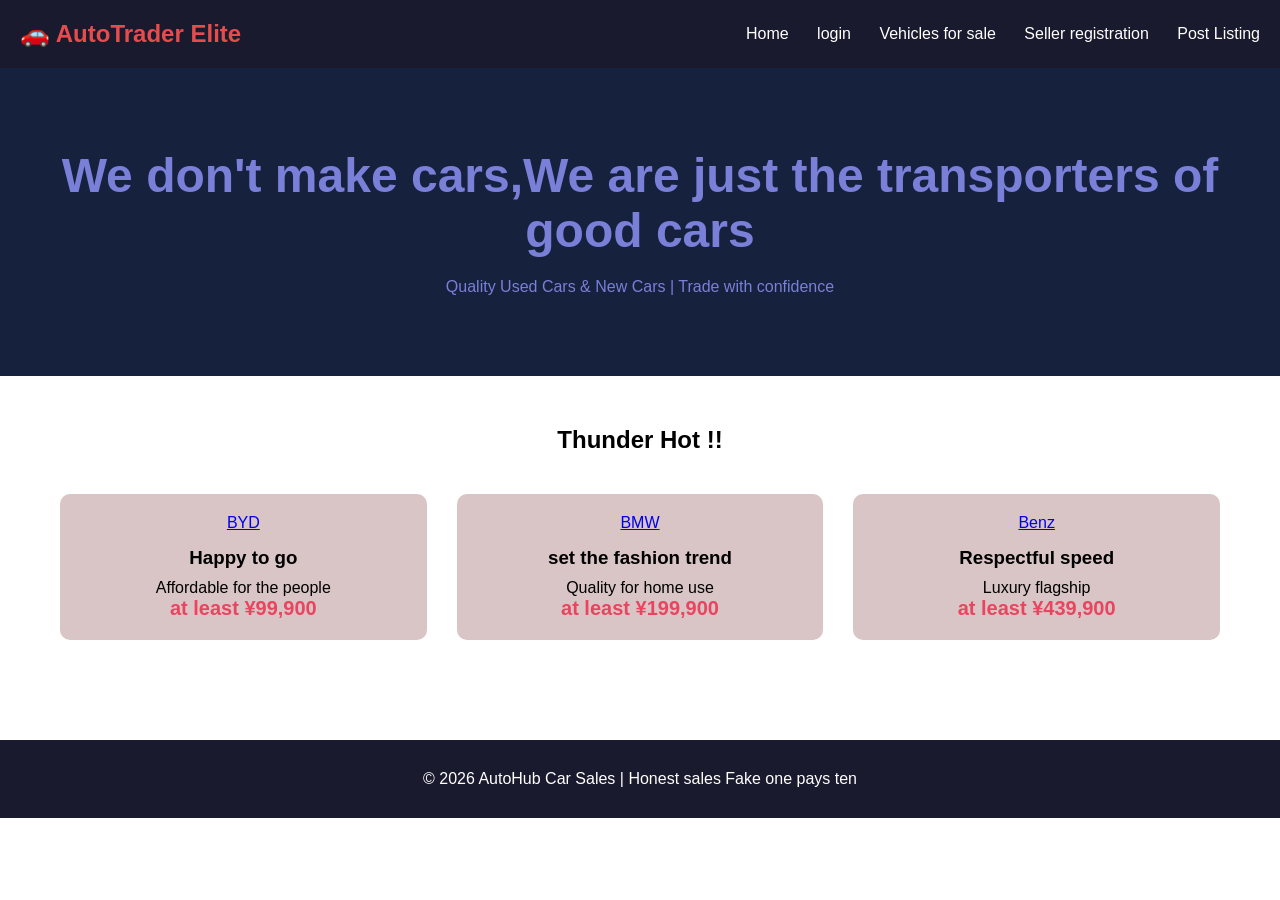
<file: index.html>
<!DOCTYPE html>
<html>
<head>
    <title>路霸汽车 - 汽车销售</title>
    <style>
        * {
            margin: 0;
            padding: 0;
            box-sizing: border-box;
        }
        
        body {
            font-family: Arial, sans-serif;
        }
        
        header {
            background-color: #1a1a2e;
            color: rgb(230, 76, 76);
            padding: 20px;
            display: flex;
            justify-content: space-between;
            align-items: center;
        }
        
        .logo {
            font-size: 24px;
            font-weight: bold;
        }
        
        nav a {
            color: rgb(255, 255, 255);
            text-decoration: none;
            margin-left: 24px;
        }
        
        .hero {
            background-color: #16213e;
            color: rgb(122, 127, 215);
            text-align: center;
            padding: 80px 20px;
        }
        
        .hero h1 {
            font-size: 48px;
            margin-bottom: 20px;
        }
        
        .cars-section {
            padding: 50px 20px;
            max-width: 1200px;
            margin: 0 auto;
        }
        
        .cars-section h2 {
            text-align: center;
            margin-bottom: 40px;
        }
        
        .car-grid {
            display: grid;
            grid-template-columns: repeat(3, 1fr);
            gap: 30px;
        }
        
        .car-card {
            background-color: #d9c5c5;
            border-radius: 10px;
            padding: 20px;
            text-align: center;
        }
        
        .car-card img {
            width: 100%;
            border-radius: 8px;
        }
        
        .car-card h3 {
            margin: 15px 0 10px;
        }
        
        .price {
            color: #e94560;
            font-size: 20px;
            font-weight: bold;
        }
 
        footer {
            background-color: #1a1a2e;
            color: white;
            text-align: center;
            padding: 30px;
            margin-top: 50px;
        }
  
        @media (max-width: 768px) {
            .car-grid {
                grid-template-columns: repeat(2, 1fr);
            }
        }

        @media (max-width: 500px) {
            .car-grid {
                grid-template-columns: 1fr;
            }
            
            header {
                flex-direction: column;
                gap: 15px;
            }
        }
    </style>
</head>
<body>

<header>
    <div class="logo">🚗 AutoTrader Elite</div>
    <nav>
        <a href="index.html">Home</a >
        <a href="login.html">login</a >    
        <a href="search.html">Vehicles for sale </a >
        <a href="register.html">Seller registration</a >
        <a href="add-car.html">Post Listing</a >
    </nav>
</header>

<section class="hero">
    <h1>We don't make cars,We are just the transporters of good cars</h1>
    <p>Quality Used Cars & New Cars | Trade with confidence</p >
</section>

<section class="cars-section">
    <h2>Thunder Hot !!</h2>
    <div class="car-grid">
        <div class="car-card">
            <a href="carBYD.html">BYD</a >
            <h3>Happy to go</h3>
            <p>Affordable for the people</p >
            <div class="price">at least ¥99,900</div>
        </div>
        <div class="car-card">
            <a href="carBMW.html">BMW</a >
            <h3>set the fashion trend</h3>
            <p>Quality for home use</p >
            <div class="price">at least ¥199,900</div>
        </div>
        <div class="car-card">
            <a href="carBenz.html">Benz</a >
            <h3>Respectful speed</h3>
            <p>Luxury flagship</p >
            <div class="price">at least ¥439,900</div>
        </div>
    </div>
</section>

<footer>
    <p>&copy; 2026 AutoHub  Car Sales | Honest sales Fake one pays ten</p >
</footer>

</body>
</html>
</file>
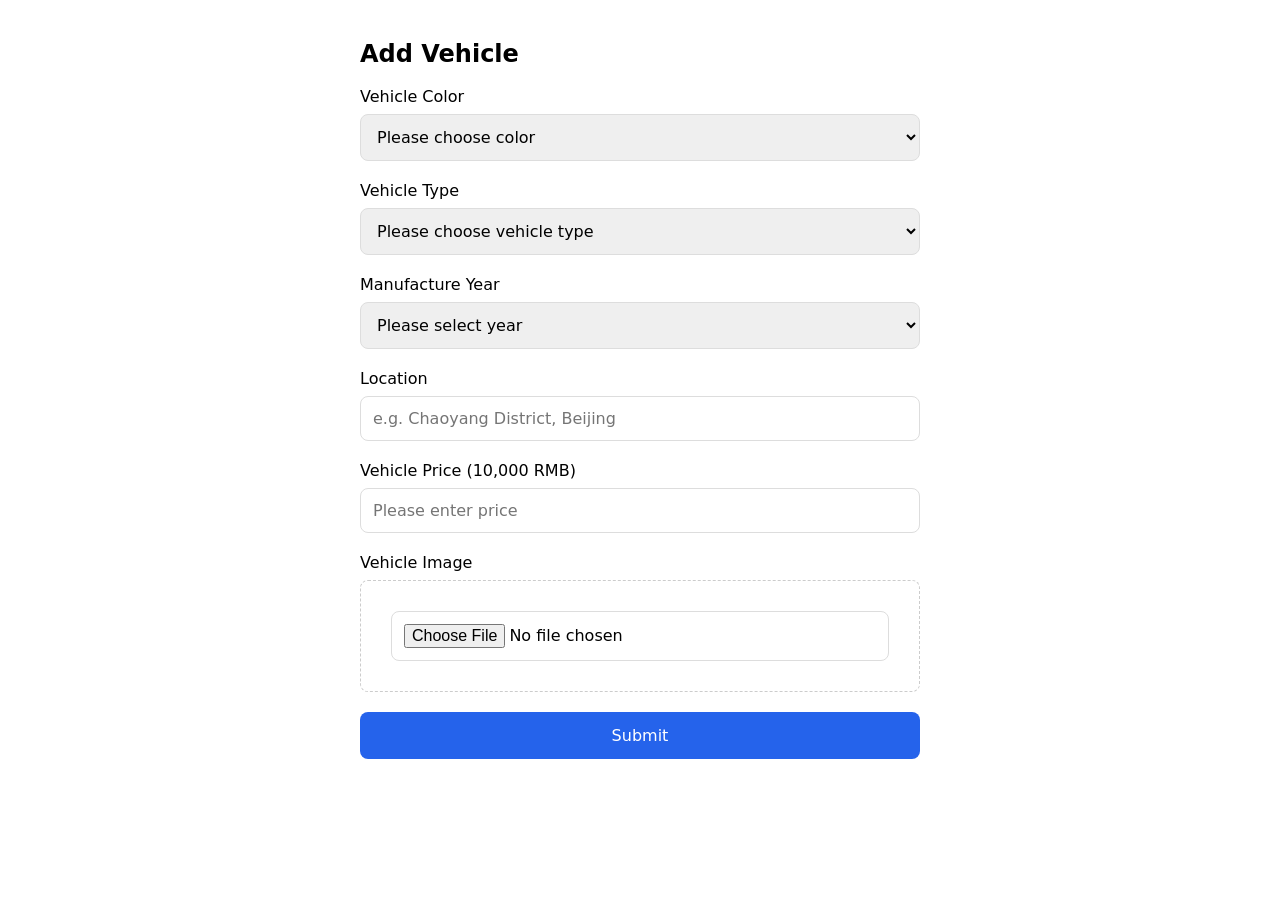
<file: add-car.html>
<!DOCTYPE html>
<html lang="en">
<head>
<meta charset="UTF-8">
<title>Add Vehicle</title>
<style>
  * {
     box-sizing: border-box;
    margin: 0;
    padding: 0;
    font-family: system-ui, -apple-system, sans-serif;
  }
   .main-box {
    max-width: 600px;
    margin: 40px auto;
    padding: 0 20px;}
  .form-group {
    margin-bottom: 20px;
  }
  .form-group label {
    display: block;
    margin-bottom: 8px;
    font-weight: 500;}
  input, select {
    width: 100%;
    padding: 12px;
    border: 1px solid #ddd;
    border-radius: 8px;
    font-size: 16px;
  }
  .img-area {
    border: 1px dashed #ccc;
    padding: 30px;
    text-align: center;
     border-radius: 8px;
    cursor: pointer;
  }
  .submit-btn {
    background: #2563eb;
     color: #fff;
    padding: 14px 20px;
     border: none;
    border-radius: 8px;
     width: 100%;
    font-size: 16px;
  }
</style>
</head>
<body>
<div class="main-box">
  <h2>Add Vehicle</h2>
  <br>

  <form id="addCarForm">
    <div class="form-group">
      <label>Vehicle Color</label>
      <select name="color" id="color" required>
        <option value="">Please choose color</option>
        <option value="white">White</option>
        <option value="black">Black</option>
        <option value="silver">Silver</option>
        <option value="gray">Gray</option>
        <option value="red">Red</option>
        <option value="blue">Blue</option>
      </select>
    </div>

    <div class="form-group">
      <label>Vehicle Type</label>
      <select name="car_type" id="car_type" required>
        <option value="">Please choose vehicle type</option>
        <option value="sedan">Sedan</option>
        <option value="suv">SUV</option>
        <option value="mpv">MPV</option>
        <option value="sports">Sports Car</option>
        <option value="van">Van</option>
      </select>
    </div>

    <div class="form-group">
      <label>Manufacture Year</label>
      <select name="year" id="year" required>
        <option value="">Please select year</option>
        <option value="2025">2025</option>
        <option value="2024">2024</option>
        <option value="2023">2023</option>
        <option value="2022">2022</option>
        <option value="2021">2021</option>
        <option value="2020">2020</option>
        <option value="2019">2019</option>
        <option value="2018">2018</option>
        <option value="2017">2017</option>
        <option value="2016">2016</option>
        <option value="2015">2015</option>
      </select>
    </div>

    <div class="form-group">
      <label>Location</label>
      <input type="text" name="location" id="location" placeholder="e.g. Chaoyang District, Beijing" required>
    </div>

    <div class="form-group">
      <label>Vehicle Price (10,000 RMB)</label>
      <input type="number" step="0.01" name="price" id="price" placeholder="Please enter price" required>
    </div>

    <div class="form-group">
      <label>Vehicle Image</label>
      <div class="img-area">
        <input type="file" name="car_image" id="car_image" accept="image/*">
      </div>
    </div>

   <button class="submit-btn" type="submit">Submit</button>
  </form>
</div>

<script>
    document.getElementById('addCarForm').addEventListener('submit', async function(e) {
        e.preventDefault();
        const formData = new FormData(this);

        try {
            const response = await fetch('/api/add-car', {
                method: 'POST',
                body: formData
            });

            const result = await response.json();
            if (response.ok) {
                alert('Car added successfully!');
                window.location.href = 'search.html';
            } else {
                alert('Error: ' + result.error);
            }
        } catch (error) {
            console.error('Error:', error);
            alert('An error occurred while adding the car.');
        }
    });
</script>
</body>
</html>
</file>
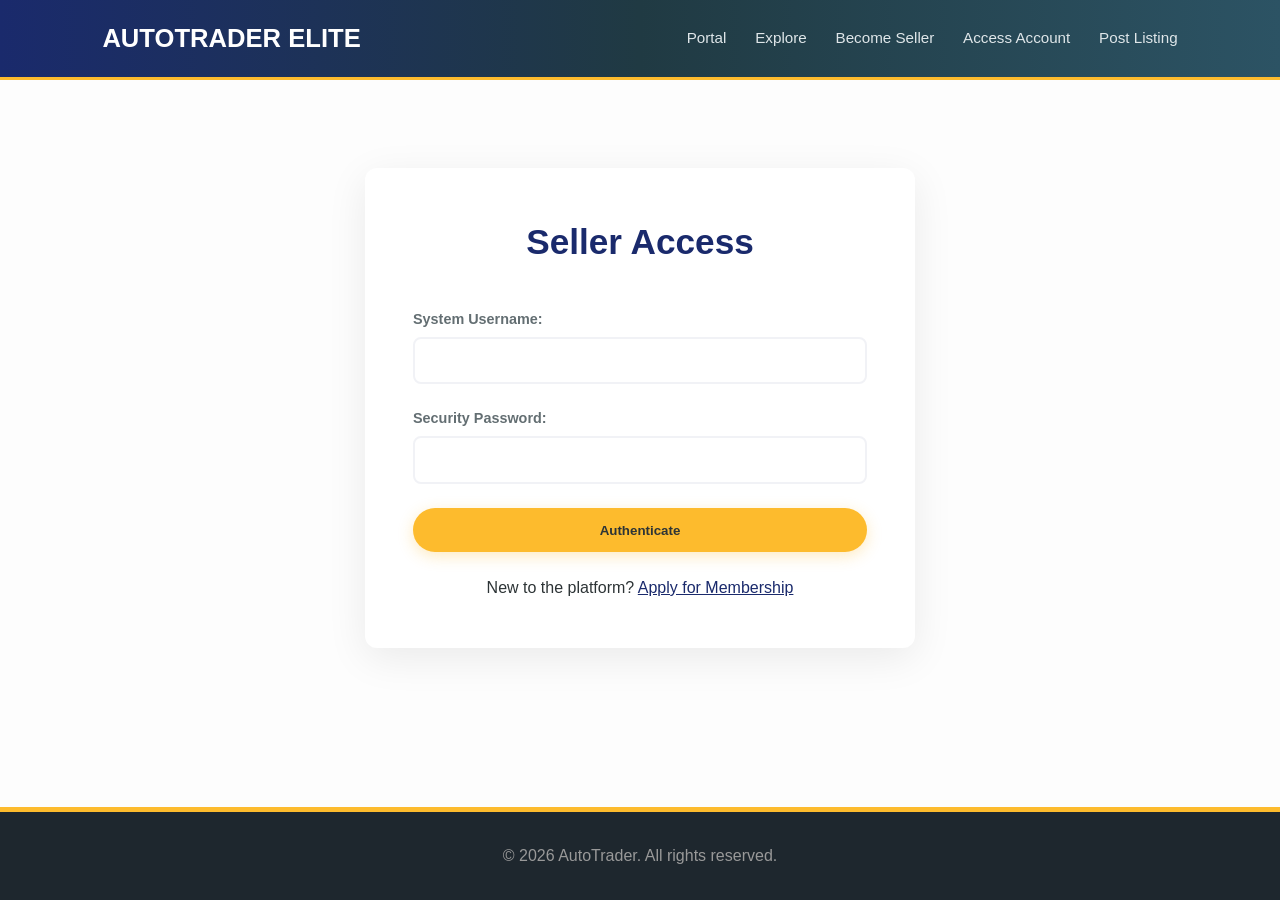
<file: login.html>
<!DOCTYPE html>
<html lang="en">

<head>
    <meta charset="UTF-8">
    <meta name="viewport" content="width=device-width, initial-scale=1.0">
    <title>Seller Login - AutoTrader</title>
    <link rel="stylesheet" href="styles.css">
</head>

<body>
    <header>
        <div class="branding-h1">
            AutoTrader Elite
        </div>
        <nav>
            <ul class="nav-links">
                <li><a href="index.html">Portal</a></li>
                <li><a href="search.html">Explore</a></li>
                <li><a href="register.html">Become Seller</a></li>
                <li><a href="login.html">Access Account</a></li>
                <li><a href="add-car.html">Post Listing</a></li>
            </ul>
        </nav>
    </header>

    <main>
        <div class="form-card">
            <h2 class="section-title">Seller Access</h2>
            <form id="accessForm">
                <div class="input-row">
                    <label for="uid">System Username:</label>
                    <input type="text" id="uid" name="uid" required>
                </div>
                <div class="input-row">
                    <label for="pwd">Security Password:</label>
                    <input type="password" id="pwd" name="pwd" required>
                </div>
                <button type="submit" class="action-trigger" style="width:100%">Authenticate</button>
            </form>
            <p style="text-align:center; margin-top:1.5rem;">New to the platform? <a href="register.html" style="color:var(--brand-navy)">Apply for Membership</a></p>
        </div>
    </main>

    <footer>
        <p>&copy; 2026 AutoTrader. All rights reserved.</p>
    </footer>

    <script>
        document.getElementById('accessForm').addEventListener('submit', async function(e) {
            e.preventDefault();
            const username = document.getElementById('uid').value;
            const password = document.getElementById('pwd').value;

            try {
                const response = await fetch('/api/login', {
                    method: 'POST',
                    headers: {
                        'Content-Type': 'application/json'
                    },
                    body: JSON.stringify({
                        username,
                        password
                    })
                });

                const result = await response.json();
                if (response.ok) {
                    alert('Login successful!');
                    window.location.href = result.redirect;
                } else {
                    alert('Error: ' + result.error);
                }
            } catch (error) {
                console.error('Error:', error);
                alert('An error occurred during login.');
            }
        });
    </script>
</body>

</html>
</file>
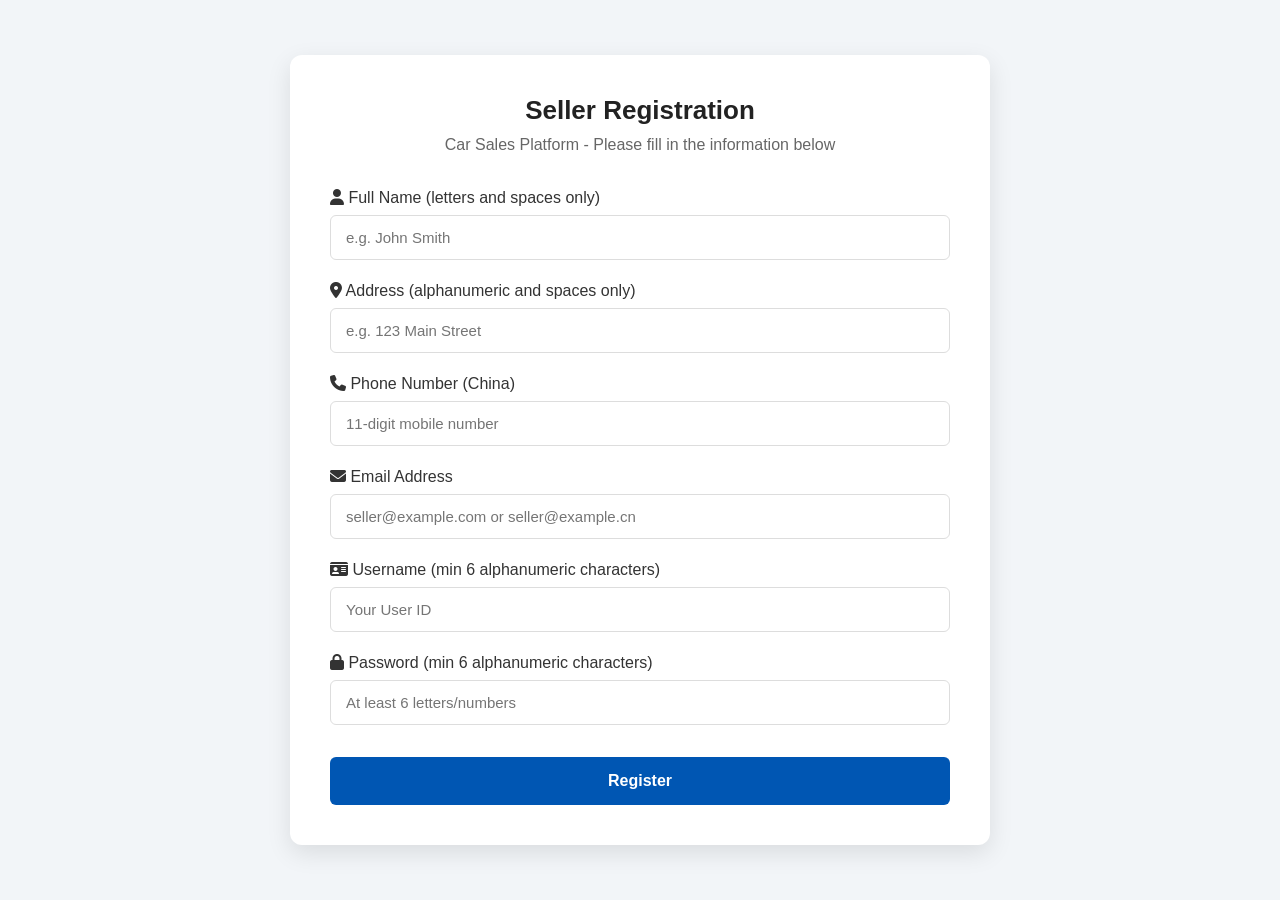
<file: register.html>
<!DOCTYPE html>
<html lang="en">

<head>
    <meta charset="UTF-8">
    <meta name="viewport" content="width=device-width, initial-scale=1.0">
    <title>Seller Registration - Car Sales Platform</title>
    <link rel="stylesheet" href="https://cdnjs.cloudflare.com/ajax/libs/font-awesome/6.4.0/css/all.min.css">
    <style>
        * {
            margin: 0;
            padding: 0;
            box-sizing: border-box;
            font-family: Arial, sans-serif;
        }
        
        body {
            background-color: #f2f5f8;
            background-image: url('https://picsum.photos/id/1071/1920/1080');
            background-size: cover;
            background-position: center;
            background-attachment: fixed;
            min-height: 100vh;
            display: flex;
            align-items: center;
            justify-content: center;
            padding: 20px;
        }
        
        .register-box {
            background: white;
            width: 100%;
            max-width: 700px;
            border-radius: 12px;
            box-shadow: 0 8px 24px rgba(0, 0, 0, 0.1);
            padding: 40px;
        }
        
        .title {
            text-align: center;
            font-size: 26px;
            color: #222;
            margin-bottom: 10px;
        }
        
        .subtitle {
            text-align: center;
            color: #666;
            margin-bottom: 35px;
        }
        
        .form-group {
            margin-bottom: 22px;
        }
        
        .form-group label {
            display: block;
            margin-bottom: 8px;
            color: #333;
            font-weight: 500;
        }
        
        .form-group input {
            width: 100%;
            padding: 13px 15px;
            border: 1px solid #ddd;
            border-radius: 6px;
            font-size: 15px;
            transition: border 0.3s;
        }
        
        .form-group input:focus {
            outline: none;
            border-color: #0056b3;
        }
        
        .error {
            color: #d32f2f;
            font-size: 12px;
            margin-top: 5px;
            display: none;
        }
        
        .submit-btn {
            width: 100%;
            padding: 15px;
            background-color: #0056b3;
            color: white;
            border: none;
            border-radius: 6px;
            font-size: 16px;
            font-weight: bold;
            cursor: pointer;
            transition: background 0.3s;
            margin-top: 10px;
        }
        
        .submit-btn:hover {
            background-color: #004494;
        }
        
        @media (max-width: 768px) {
            .register-box {
                padding: 25px;
            }
        }
    </style>
</head>

<body>

    <div class="register-box">
        <h2 class="title">Seller Registration</h2>
        <p class="subtitle">Car Sales Platform - Please fill in the information below</p>

        <form id="sellerForm">
            <!-- a. Name: letters and spaces only -->
            <div class="form-group">
                <label><i class="fas fa-user"></i> Full Name (letters and spaces only)</label>
                <input type="text" id="name" name="name" placeholder="e.g. John Smith" required>
                <div class="error" id="nameErr">Only letters and spaces are allowed.</div>
            </div>

            <!-- b. Address: alphanumeric + spaces -->
            <div class="form-group">
                <label><i class="fas fa-map-marker-alt"></i> Address (alphanumeric and spaces only)</label>
                <input type="text" id="address" name="address" placeholder="e.g. 123 Main Street" required>
                <div class="error" id="addrErr">Only letters, numbers and spaces are allowed.</div>
            </div>

            <!-- c. Phone: Chinese number -->
            <div class="form-group">
                <label><i class="fas fa-phone"></i> Phone Number (China)</label>
                <input type="tel" id="phone" name="phone" placeholder="11-digit mobile number" required>
                <div class="error" id="phoneErr">Please enter a valid Chinese phone number.</div>
            </div>

            <!-- d. Email: must have @, end with .cn or .com -->
            <div class="form-group">
                <label><i class="fas fa-envelope"></i> Email Address</label>
                <input type="email" id="email" name="email" placeholder="seller@example.com or seller@example.cn" required>
                <div class="error" id="emailErr">Must include @ and end with .cn or .com</div>
            </div>

            <!-- e. Username: min 6 alphanumeric -->
            <div class="form-group">
                <label><i class="fas fa-id-card"></i> Username (min 6 alphanumeric characters)</label>
                <input type="text" id="username" name="username" placeholder="Your User ID" required>
                <div class="error" id="userErr">Username must be at least 6 alphanumeric characters.</div>
            </div>

            <!-- f. Password: min 6 alphanumeric -->
            <div class="form-group">
                <label><i class="fas fa-lock"></i> Password (min 6 alphanumeric characters)</label>
                <input type="password" id="password" name="password" placeholder="At least 6 letters/numbers" required>
                <div class="error" id="pwdErr">Password must be at least 6 alphanumeric characters.</div>
            </div>

            <button type="submit" class="submit-btn">Register</button>
        </form>
    </div>

    <script>
        const form = document.getElementById('sellerForm');

        form.addEventListener('submit', async function(e) {
            e.preventDefault();
            let valid = true;

            const name = document.getElementById('name').value.trim();
            const address = document.getElementById('address').value.trim();
            const phone = document.getElementById('phone').value.trim();
            const email = document.getElementById('email').value.trim();
            const username = document.getElementById('username').value.trim();
            const password = document.getElementById('password').value.trim();

            // Validation logic
            const nameReg = /^[A-Za-z\s]+$/;
            if (!nameReg.test(name)) {
                document.getElementById('nameErr').style.display = 'block';
                valid = false;
            } else {
                document.getElementById('nameErr').style.display = 'none';
            }

            const addrReg = /^[A-Za-z0-9\s]+$/;
            if (!addrReg.test(address)) {
                document.getElementById('addrErr').style.display = 'block';
                valid = false;
            } else {
                document.getElementById('addrErr').style.display = 'none';
            }

            const phoneReg = /^1[3-9]\d{9}$/;
            if (!phoneReg.test(phone)) {
                document.getElementById('phoneErr').style.display = 'block';
                valid = false;
            } else {
                document.getElementById('phoneErr').style.display = 'none';
            }

            const emailReg = /^[^\s@]+@[^\s@]+\.(cn|com)$/;
            if (!emailReg.test(email)) {
                document.getElementById('emailErr').style.display = 'block';
                valid = false;
            } else {
                document.getElementById('emailErr').style.display = 'none';
            }

            if (username.length < 6 || !/^[A-Za-z0-9]+$/.test(username)) {
                document.getElementById('userErr').style.display = 'block';
                valid = false;
            } else {
                document.getElementById('userErr').style.display = 'none';
            }

            if (password.length < 6 || !/^[A-Za-z0-9]+$/.test(password)) {
                document.getElementById('pwdErr').style.display = 'block';
                valid = false;
            } else {
                document.getElementById('pwdErr').style.display = 'none';
            }

            if (valid) {
                try {
                    const response = await fetch('/api/register', {
                        method: 'POST',
                        headers: {
                            'Content-Type': 'application/json'
                        },
                        body: JSON.stringify({
                            name,
                            address,
                            phone,
                            email,
                            username,
                            password
                        })
                    });

                    const result = await response.json();
                    if (response.ok) {
                        alert('Registration successful!');
                        window.location.href = 'login.html';
                    } else {
                        alert('Error: ' + result.error);
                    }
                } catch (error) {
                    console.error('Error:', error);
                    alert('An error occurred during registration.');
                }
            }
        });
    </script>
</body>

</html>
</file>
<file: styles.css>
/* Personal Branding & Theme */

:root {
    --brand-navy: #1a2a6c;
    --brand-gold: #fdbb2d;
    --ui-text: #2d3436;
    --ui-bg: #fdfdfd;
    --accent-red: #b21f1f;
    --success-green: #27ae60;
    --muted-grey: #636e72;
}

* {
    box-sizing: border-box;
    margin: 0;
    padding: 0;
}

body {
    font-family: 'Helvetica Neue', Arial, sans-serif;
    line-height: 1.5;
    color: var(--ui-text);
    background-color: var(--ui-bg);
    display: flex;
    flex-direction: column;
    min-height: 100vh;
}


/* Header & Nav Branding */

header {
    background: linear-gradient(to right, var(--brand-navy), #203a43, #2c5364);
    color: white;
    padding: 1.2rem 8%;
    display: flex;
    justify-content: space-between;
    align-items: center;
    border-bottom: 3px solid var(--brand-gold);
}

.branding-h1 {
    font-size: 1.6rem;
    font-weight: 700;
    text-transform: uppercase;
}

.nav-links {
    list-style: none;
    display: flex;
    gap: 1.8rem;
}

.nav-links li a {
    color: #dfe6e9;
    text-decoration: none;
    font-size: 0.95rem;
    transition: all 0.2s ease;
}

.nav-links li a:hover {
    color: var(--brand-gold);
}


/* Main Layout */

main {
    flex: 1;
    padding: 2.5rem 8%;
    max-width: 1300px;
    margin: 0 auto;
    width: 100%;
}


/* Hero UI */

.hero-banner {
    background: url('https://images.unsplash.com/photo-1492144534655-ae79c964c9d7?auto=format&fit=crop&q=80&w=1200') center/cover no-repeat;
    height: 450px;
    border-radius: 12px;
    display: flex;
    align-items: center;
    justify-content: flex-start;
    padding-left: 5%;
    color: white;
    margin-bottom: 3rem;
    position: relative;
    overflow: hidden;
}

.hero-banner::after {
    content: '';
    position: absolute;
    top: 0;
    left: 0;
    right: 0;
    bottom: 0;
    background: rgba(0, 0, 0, 0.4);
    z-index: 1;
}

.hero-text {
    position: relative;
    z-index: 2;
    max-width: 500px;
}

.hero-text h2 {
    font-size: 2.8rem;
    line-height: 1.2;
    margin-bottom: 1.5rem;
}

.action-trigger {
    display: inline-block;
    background-color: var(--brand-gold);
    color: #2d3436;
    padding: 0.9rem 2rem;
    border-radius: 30px;
    text-decoration: none;
    font-weight: 600;
    border: none;
    cursor: pointer;
    box-shadow: 0 4px 15px rgba(253, 187, 45, 0.3);
    transition: transform 0.2s;
}

.action-trigger:hover {
    transform: translateY(-2px);
    background-color: #fca311;
}


/* Featured Section */

.section-title {
    text-align: center;
    font-size: 2.2rem;
    color: var(--brand-navy);
    margin-bottom: 2.5rem;
}

.inventory-grid {
    display: grid;
    grid-template-columns: repeat(auto-fit, minmax(320px, 1fr));
    gap: 2.5rem;
}

.listing-item {
    background: white;
    border-radius: 10px;
    box-shadow: 0 5px 20px rgba(0, 0, 0, 0.05);
    overflow: hidden;
    transition: all 0.3s ease;
    border: 1px solid #eee;
}

.listing-item:hover {
    transform: translateY(-8px);
    box-shadow: 0 12px 30px rgba(0, 0, 0, 0.1);
}

.listing-item img {
    width: 100%;
    height: 220px;
    object-fit: cover;
}

.listing-details {
    padding: 1.5rem;
}

.listing-details h4 {
    font-size: 1.25rem;
    margin-bottom: 0.5rem;
}

.listing-details .price-tag {
    color: var(--accent-red);
    font-weight: 800;
    font-size: 1.4rem;
    margin-bottom: 1rem;
}


/* Forms Branding */

.form-card {
    background: white;
    padding: 3rem;
    border-radius: 12px;
    box-shadow: 0 10px 40px rgba(0, 0, 0, 0.08);
    max-width: 550px;
    margin: 3rem auto;
}

.input-row {
    margin-bottom: 1.5rem;
}

.input-row label {
    display: block;
    margin-bottom: 0.4rem;
    font-size: 0.9rem;
    font-weight: 600;
    color: var(--muted-grey);
}

.input-row input {
    width: 100%;
    padding: 0.9rem;
    border: 2px solid #f1f2f6;
    border-radius: 8px;
    outline: none;
    transition: border-color 0.2s;
}

.input-row input:focus {
    border-color: var(--brand-gold);
}

.error-hint {
    color: var(--accent-red);
    font-size: 0.8rem;
    margin-top: 0.3rem;
}


/* Footer Branding */

footer {
    background-color: #1e272e;
    color: #999;
    padding: 2rem 8%;
    text-align: center;
    border-top: 5px solid var(--brand-gold);
}

@media (max-width: 768px) {
    header {
        flex-direction: column;
        gap: 1rem;
    }
    .nav-links {
        flex-wrap: wrap;
        justify-content: center;
        gap: 1rem;
    }
    .hero-banner {
        height: 350px;
        padding-left: 0;
        justify-content: center;
        text-align: center;
    }
    .hero-text h2 {
        font-size: 2rem;
    }
}
</file>
